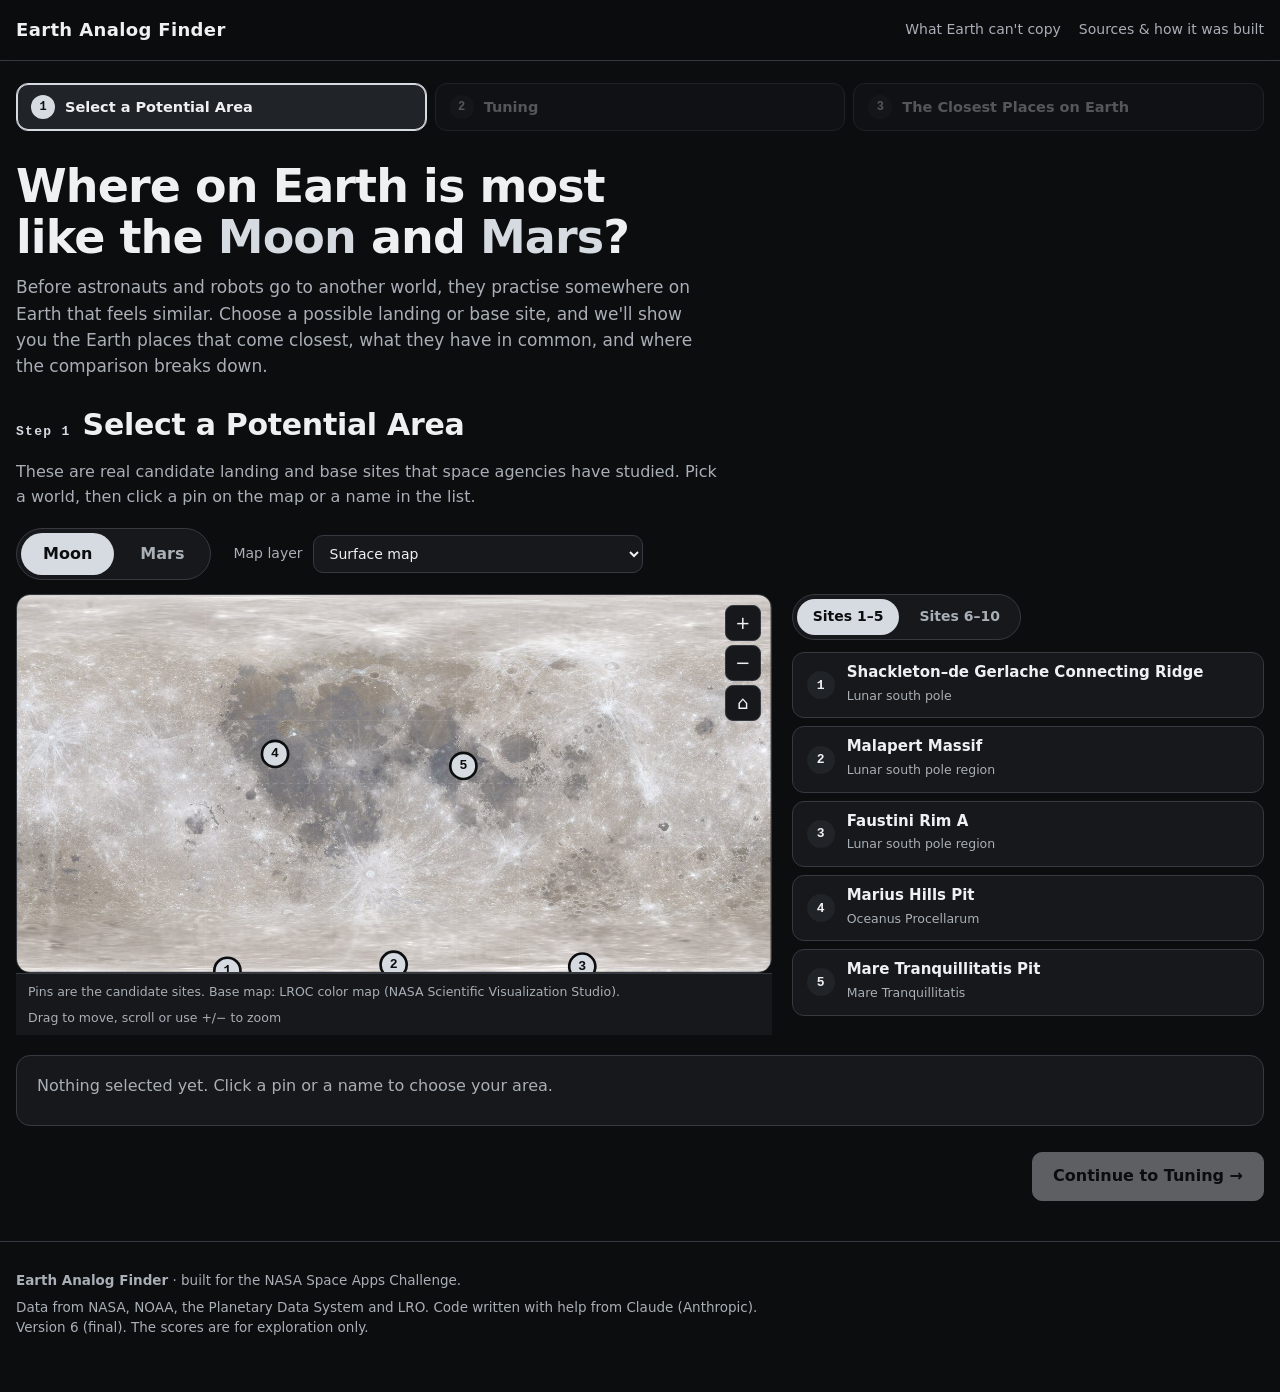
<file: Earth Analog Finder FINAL/index.html>
<!doctype html>
<html lang="en" data-body="Moon">
<head>
<meta charset="utf-8">
<meta name="viewport" content="width=device-width, initial-scale=1">
<title>Earth Analog Finder</title>
<meta name="description" content="Pick a place on the Moon or Mars and find the places on Earth that are most like it, in plain language.">
<link rel="stylesheet" href="css/style.css">
</head>
<body>

<header class="topbar">
  <div class="wrap">
    <a class="brand" href="#v=1">Earth Analog Finder</a>
    <nav class="nav" aria-label="More">
      <a href="#v=limits" data-nav="limits">What Earth can't copy</a>
      <a href="#v=sources" data-nav="sources">Sources &amp; how it was built</a>
    </nav>
  </div>
</header>

<main>
  <div class="wrap">
    <ol class="stepper" id="stepper" aria-label="Steps">
      <li><button type="button" data-step="1"><span class="n">1</span>Select a Potential Area</button></li>
      <li><button type="button" data-step="2"><span class="n">2</span>Tuning</button></li>
      <li><button type="button" data-step="3"><span class="n">3</span>The Closest Places on Earth</button></li>
    </ol>

    <!-- STEP 1 -->
    <section class="view" id="v1" aria-labelledby="h1">
      <div class="intro">
        <h1>Where on Earth is most like the <em>Moon</em> and <em>Mars</em>?</h1>
        <p>Before astronauts and robots go to another world, they practise somewhere on Earth that feels similar. Choose a possible landing or base site, and we'll show you the Earth places that come closest, what they have in common, and where the comparison breaks down.</p>
      </div>
      <div class="sec-head">
        <span class="n">Step 1</span><h2 id="h1">Select a Potential Area</h2>
        <p>These are real candidate landing and base sites that space agencies have studied. Pick a world, then click a pin on the map or a name in the list.</p>
      </div>
      <div class="toolbar">
        <div class="seg" role="group" aria-label="Choose a world">
          <button type="button" data-body="Moon" aria-pressed="true">Moon</button>
          <button type="button" data-body="Mars" aria-pressed="false">Mars</button>
        </div>
        <label class="lay"><span>Map layer</span><select id="layer1"></select></label>
      </div>
      <div class="pick">
        <div class="map-col">
          <div class="map" id="map1">
            <svg id="svg1" viewBox="0 0 720 360" role="img" aria-label="Map of the chosen world with the candidate sites marked as numbered pins">
              <rect width="720" height="360" fill="#000"></rect>
              <image id="pm-base" x="0" y="0" width="720" height="360" preserveAspectRatio="none"></image>
              <image id="pm-raster" x="0" y="0" width="720" height="360" preserveAspectRatio="none" opacity=".92" visibility="hidden"></image>
              <g id="grat1"></g>
              <g id="markers1"></g>
            </svg>
            <div class="zoom">
              <button type="button" id="zin1" aria-label="Zoom in">+</button>
              <button type="button" id="zout1" aria-label="Zoom out">&minus;</button>
              <button type="button" id="zreset1" aria-label="Reset map view" title="Reset">&#8962;</button>
            </div>
            <div class="tip" id="tip1" hidden></div>
          </div>
          <div class="legend" id="legend1"></div>
        </div>
        <div>
          <div class="pgr" id="pager" role="group" aria-label="Choose which sites to show">
            <button type="button" data-page="0" aria-pressed="true">Sites 1&ndash;5</button>
            <button type="button" data-page="1" aria-pressed="false">Sites 6&ndash;10</button>
          </div>
          <ol class="tlist" id="tlist"></ol>
        </div>
      </div>
      <div class="picked" id="picked" aria-live="polite"></div>
      <div class="nav-row"><span></span><button type="button" class="btn go" id="next1" disabled>Continue to Tuning &rarr;</button></div>
    </section>

    <!-- STEP 2 -->
    <section class="view" id="v2" hidden aria-labelledby="h2">
      <div class="sec-head">
        <span class="n">Step 2</span><h2 id="h2">Tuning</h2>
        <p>Every match is a blend of 11 features. Each target already counts its own signature features three times as much. Move a slider to tell us what <em>you</em> care about. This step is optional: you can go straight to the results.</p>
      </div>
      <p class="chosen" id="chosen2"></p>
      <div class="sl" id="sliders"></div>
      <div class="filt" id="filt">
        <label for="stfilter"><b>Filter: Antarctic research stations</b><small>Whether an Earth area has a research station in it is not part of the match (every target would score the same, which pushed results toward Antarctic stations). Use this filter if you want to limit the list. It uses the COMNAP list of open Antarctic and sub-Antarctic stations; stations elsewhere in the world are not counted because we found no equally reliable global list.</small></label>
        <select id="stfilter"><option value="any">Show all areas</option><option value="with">Only areas with an Antarctic station</option><option value="without">Only areas without an Antarctic station</option></select>
      </div>
      <div class="nav-row">
        <button type="button" class="btn" id="back2">&larr; Back</button>
        <span class="row-r"><button type="button" class="btn" id="reset-w">Reset sliders</button><button type="button" class="btn go" id="next2">See the closest places &rarr;</button></span>
      </div>
    </section>

    <!-- STEP 3 -->
    <section class="view" id="v3" hidden aria-labelledby="h3">
            <div class="res">
        <div class="map-col">
          <div class="sec-head">
        <span class="n">Step 3</span><h2 id="h3">The Closest Places on Earth</h2>
        <p>All 806 land areas of Earth (5&deg; &times; 5&deg; cells) and 16 small named sites (1&deg; &times; 1&deg; boxes, marked &ldquo;small site&rdquo;) are scored on the same 11 features as your target and ranked together by similarity. Their box scores are corrected with a correction measured on 36 sample cells (see Sources). The map and list show up to the 35 most similar (fewer if a filter leaves fewer areas); the numbered dots are the top five. Click a dot or a name to see why. Every Earth score is computed from a named dataset, see <a href="#v=sources">Sources &amp; how it was built</a>.</p>
      </div>
          <div class="target-panel" id="tpanel" aria-live="polite"></div>
          <p class="stab" id="stab" aria-live="polite"></p>
          <div class="toolbar"><label class="lay"><span>Map layer</span><select id="layer3"></select></label></div>
          <div class="map" id="map3">
            <svg id="svg3" viewBox="0 0 720 360" role="img" aria-label="World map of Earth sites ranked by how closely they match the chosen target">
              <rect class="sea" width="720" height="360"></rect>
              <g id="grat3"></g>
              <path id="land3" class="land"></path>
              <path id="lake3" class="lake"></path>
              <image id="em-raster" x="0" y="0" width="720" height="360" preserveAspectRatio="none" opacity=".92" visibility="hidden"></image>
              <g id="markers3"></g>
            </svg>
            <div class="zoom">
              <button type="button" id="zin3" aria-label="Zoom in">+</button>
              <button type="button" id="zout3" aria-label="Zoom out">&minus;</button>
              <button type="button" id="zreset3" aria-label="Reset map view" title="Reset">&#8962;</button>
            </div>
            <div class="tip" id="tip3" hidden></div>
          </div>
          <div class="legend" id="legend3"></div>
          <section class="facts" id="facts" aria-live="polite" aria-label="Facts and satellite image for the selected area"></section>
          <div class="detail" id="detail" aria-live="polite"></div>
        </div>
        <div class="rank-col">
          <h3 id="rank-h">The 35 most similar Earth areas</h3>
          <ol class="rank" id="rank" aria-labelledby="rank-h"></ol>
          <button type="button" class="more" id="more">Show all sites</button>
        </div>
      </div>
      <div class="nav-row">
        <button type="button" class="btn" id="back3">&larr; Back to Tuning</button>
        <span class="row-r"><a class="btn" href="#v=limits">What Earth can't copy</a><button type="button" class="btn go" id="again">Start over</button></span>
      </div>
    </section>

    <!-- LIMITS -->
    <section class="view" id="vlimits" hidden aria-labelledby="l-h">
      <div class="sec-head">
        <span class="n">HONESTY CHECK</span><h2 id="l-h">What Earth can't copy</h2>
        <p>No place on Earth is a perfect stand-in. A good analog is close on some things and far on others. These differences apply to every site.</p>
      </div>
      <div class="cards">
        <div class="card"><h3>Gravity</h3><p>The Moon pulls with about one-sixth of Earth's gravity, and Mars with about 38%. Walking, digging and driving all behave differently there.</p></div>
        <div class="card"><h3>Air</h3><p>The Moon has almost no atmosphere, and Mars's air is extremely thin, far below even the top of Mount Everest. Earth sites can't reproduce a vacuum or Mars's air pressure.</p></div>
        <div class="card"><h3>Radiation</h3><p>Earth's magnetic field and thick air shield us from most space radiation. Nowhere on Earth's surface gives you the radiation that crews will face on the Moon or Mars.</p></div>
        <div class="card"><h3>Dust &amp; rock</h3><p>Earth's wind and water wear dust smooth. Moon dust is sharp and clingy, and Earth ash or sand can only imitate it.</p></div>
        <div class="card"><h3>Life</h3><p>Earth sites are full of microbes. That is great for practising how to search for signs of life, but it means Earth can't show us what a truly sterile surface is like.</p></div>
      </div>
      <div class="nav-row"><a class="btn" href="#v=1">&larr; Back to the steps</a><span></span></div>
    </section>

    <!-- SOURCES -->
    <section class="view" id="vsources" hidden aria-labelledby="s-h">
      <div class="sec-head">
        <span class="n">TRANSPARENCY</span><h2 id="s-h">Sources &amp; how it was built</h2>
        <p>Everything the scores are made from, how each one is calculated, how the site was put together, and what it cannot tell you.</p>
      </div>

      <div class="glance" aria-label="The project at a glance">
        <div><strong>822</strong><span>Earth areas ranked: 806 land cells (5&deg; &times; 5&deg;) and 16 small named sites (1&deg; &times; 1&deg;)</span></div>
        <div><strong>11</strong><span>features compared for every target and every Earth area</span></div>
        <div><strong>0</strong><span>Earth scores typed in by hand; all 11 are computed from named datasets</span></div>
        <div><strong>1,000</strong><span>seeded re-rankings behind each stability line</span></div>
      </div>

      <p class="note"><b>Please read:</b> the scores on this site are a draft for exploring, not for engineering decisions. Every Earth score is computed from a named dataset, but seven of the eleven are proxies (counts of mapped volcanoes and craters, remoteness, and a sample of a rock map), so they are definite numbers, not ground truth. The Moon and Mars scores are the team&rsquo;s own estimates, except the cold values: Mars cold was checked against the Mars Climate Database for every Mars target, Moon cold uses published LRO Diviner results, and one value (Lacus Mortis, 25) is still an unverified estimate.</p>

      <nav class="jump" aria-label="Sections on this page">
        <button type="button" data-jump="src-data">1 &middot; Data sources</button>
        <button type="button" data-jump="src-scores">2 &middot; How the Earth scores work</button>
        <button type="button" data-jump="src-built">3 &middot; How it was built</button>
        <button type="button" data-jump="src-versions">4 &middot; Version history</button>
        <button type="button" data-jump="src-limits">5 &middot; Known limits</button>
      </nav>

      <!-- 1 DATA SOURCES -->
      <section class="blk" id="src-data" aria-labelledby="sd-h">
        <h3 id="sd-h"><span class="bn">1</span>Data sources</h3>
        <p class="lead">Each card names the dataset, who publishes it, and the one thing we use it for. Colour tags show the kind of publisher.</p>

        <h4 class="grp">Earth: what the 822 areas are scored from</h4>
        <div class="srcgrid">
          <div class="src"><span class="tag t-nasa">NASA</span><a href="https://power.larc.nasa.gov" target="_blank" rel="noopener">NASA POWER</a><p>MERRA-2 climatology, 2001 to 2025: yearly air temperature, rainfall and snow depth. Feeds the cold, dryness and ice scores, and the facts panel.</p></div>
          <div class="src"><span class="tag t-nasa">NASA</span><a href="https://ares.jsc.nasa.gov/engagement/activities/resources/crater-comparisons/earth-impact-database.pdf" target="_blank" rel="noopener">Earth Impact Database table (NASA JSC ARES)</a><p>182 confirmed impact structures with latitude, longitude and diameter. Feeds impact geology. We read it on 15 Nov 2026 and corrected one longitude that looks like a typo (Ames, Oklahoma, printed as 98.2&deg;E, used as 98.2&deg;W). The table is undated (its address suggests May 2018), so recent finds are missing.</p></div>
          <div class="src"><span class="tag t-noaa">NOAA</span><a href="https://www.ngdc.noaa.gov/mgg/global/" target="_blank" rel="noopener">ETOPO1 global relief</a><p>Heights at 9 points per area (rugged ground), the 40 km elevation line, average height and slope. Reached through <a href="https://www.opentopodata.org" target="_blank" rel="noopener">OpenTopoData</a>, which only serves NOAA&rsquo;s ice-surface file. We checked 60 points against NOAA&rsquo;s own elevation service: median difference 3&nbsp;m, mean 9.7&nbsp;m, largest 71&nbsp;m (interpolation), which does not change any score.</p></div>
          <div class="src"><span class="tag t-noaa">NOAA</span><a href="https://www.ngdc.noaa.gov/hazel/view/hazards/volcano/loc-search" target="_blank" rel="noopener">NCEI Volcano Location Database</a><p>A US government service that republishes the <a href="https://volcano.si.edu/" target="_blank" rel="noopener">Smithsonian Global Volcanism Program</a> list. The only volcano source: it feeds volcanic basalt, lava-tube terrain and the volcano fact.</p></div>
          <div class="src"><span class="tag t-sci">Science</span><a href="https://github.com/PolarGeospatialCenter/comnap-antarctic-facilities" target="_blank" rel="noopener">COMNAP Antarctic Facilities</a><p>Council of Managers of National Antarctic Programs, hosted by the Polar Geospatial Center. The 75 stations marked &ldquo;Open&rdquo;. Used only for the Step 2 filter; covers Antarctica and the sub-Antarctic only. Cite as &ldquo;COMNAP 2017&rdquo;; free for educational, non-commercial use.</p></div>
          <div class="src"><span class="tag t-sci">Science</span><a href="https://macrostrat.org" target="_blank" rel="noopener">Macrostrat</a><p>University of Wisconsin&ndash;Madison, National Science Foundation funded, compiled from national geological surveys including the USGS. Rock types at 9 points per area: feeds dust, salts and minerals, and highland rock.</p></div>
          <div class="src"><span class="tag t-open">Open data</span><a href="https://www.naturalearthdata.com" target="_blank" rel="noopener">Natural Earth</a><p>Public-domain, cartographer-made data: towns of 20,000 or more (remoteness), playas (salts and minerals) and region names.</p></div>
        </div>
        <p class="why-kept"><b>Why Macrostrat and Natural Earth are still here:</b> neither is a government or space-agency source, but we could not reach a government alternative without a login, so we kept them and say so. Wikidata, used in versions 3.2 to 5.1, is no longer used anywhere. Earth data was gathered on 14 Nov 2026 (806 cells) and 15 Nov 2026 (16 small sites).</p>

        <h4 class="grp">Moon and Mars: targets, temperatures and elevation lines</h4>
        <div class="srcgrid">
          <div class="src"><span class="tag t-nasa">NASA</span><a href="https://svs.gsfc.nasa.gov/5013" target="_blank" rel="noopener">Artemis III candidate regions</a><p>NASA&rsquo;s 13 candidate landing regions (Nobile Rim, Amundsen Rim and de Gerlache Rim were added from this list in v4).</p></div>
          <div class="src"><span class="tag t-esa">ESA</span><a href="https://exploration.esa.int/mars/54724-oxia-planum/" target="_blank" rel="noopener">Oxia Planum</a> and <a href="https://exploration.esa.int/mars/54721-mawrth-vallis" target="_blank" rel="noopener">Mawrth Vallis</a><p>ESA&rsquo;s Mars landing-site pages. Gusev crater is NASA&rsquo;s Spirit rover site.</p></div>
          <div class="src"><span class="tag t-usgs">USGS</span><a href="https://planetarynames.wr.usgs.gov" target="_blank" rel="noopener">Gazetteer of Planetary Nomenclature</a><p>Crater positions for the Moon and Mars targets.</p></div>
          <div class="src"><span class="tag t-nasa">NASA</span><a href="https://trek.nasa.gov/moon/" target="_blank" rel="noopener">Moon Trek</a> and <a href="https://trek.nasa.gov/mars/" target="_blank" rel="noopener">Mars Trek</a><p>Measured elevation lines (LRO LOLA, MGS MOLA) and the live map layers: LOLA elevation, slope and roughness, Diviner night-time temperature and rock abundance, MOLA elevation, TES thermal inertia and albedo.</p></div>
          <div class="src"><span class="tag t-nasa">NASA</span><a href="https://pds.nasa.gov" target="_blank" rel="noopener">Planetary Data System</a> &middot; <a href="https://pds-geosciences.wustl.edu/missions/lro/" target="_blank" rel="noopener">LRO data</a> &middot; <a href="https://pds-geosciences.wustl.edu/missions/lro/diviner.htm" target="_blank" rel="noopener">Diviner</a><p>The archives behind the lunar data. We use published Diviner results to say how cold the poles are and how steady pit floors stay (not yet computed from the raw Diviner files).</p></div>
          <div class="src"><span class="tag t-sci">Science</span><a href="https://www-mars.lmd.jussieu.fr/mcd_python/" target="_blank" rel="noopener">Mars Climate Database</a><p>LMD, Open University, IAA, ESA and CNES. Used in v4 to check the cold score of every Mars target.</p></div>
        </div>

        <h4 class="grp">Maps and images</h4>
        <div class="srcgrid">
          <div class="src"><span class="tag t-nasa">NASA</span><a href="https://svs.gsfc.nasa.gov/4720/" target="_blank" rel="noopener">Moon map: LROC color map</a><p>NASA Scientific Visualization Studio, adapted from the LROC WAC mosaic (Arizona State University). Made for looks, not science.</p></div>
          <div class="src"><span class="tag t-nasa">NASA</span><a href="https://science.nasa.gov/asset/hubble/mars-projection-map/" target="_blank" rel="noopener">Mars map: Hubble projection</a><p>NASA, ESA, J. Bell (Cornell University) and M. Wolff (Space Science Institute). It stops at about 82&deg; latitude, so the polar edges are filled in.</p></div>
          <div class="src"><span class="tag t-nasa">NASA</span><a href="https://visibleearth.nasa.gov/collection/1484/blue-marble" target="_blank" rel="noopener">Blue Marble Next Generation</a><p>2004 monthly composites, fetched live from NASA GIBS for the satellite image of each Earth area.</p></div>
          <div class="src"><span class="tag t-nasa">NASA</span><a href="https://worldview.earthdata.nasa.gov/" target="_blank" rel="noopener">Worldview / GIBS</a> &middot; <a href="https://search.earthdata.nasa.gov" target="_blank" rel="noopener">Earthdata Search</a><p>Live Earth layers: MODIS land surface temperature, snow cover and vegetation, ASTER GDEM elevation, Blue Marble shaded relief. They load from NASA when you open a layer, so they need an internet connection.</p></div>
          <div class="src"><span class="tag t-other">Other</span><a href="https://www.vemaps.com" target="_blank" rel="noopener">Vemaps world map</a><p>The Earth coastlines were traced from it. See the limits section about its licence.</p></div>
        </div>
        <p class="why-kept">None of these maps or images is used for any score.</p>

        <h4 class="grp">The 16 small named sites</h4>
        <p>Each small site shows its own reference in Step 3: NASA, ESA, USGS, the US National Park Service, a NASA-funded expedition or a scientific paper. Two come from museum or news pages and are marked as such. We picked them from pages that name them as analog or training sites; three we could not source (a Utah desert site, Teide and Pinacate) were left out.</p>

        <h4 class="grp">Background references we consulted</h4>
        <p>Not used to compute any current score: <a href="https://www.lroc.asu.edu/atlases/pits/1" target="_blank" rel="noopener">LROC Pits Atlas</a>, the <a href="https://astrogeology.usgs.gov/search/map/mars_global_cave_candidate_catalog_v1_cushing" target="_blank" rel="noopener">USGS Mars cave candidate catalog</a>, <a href="https://crism.jhuapl.edu/" target="_blank" rel="noopener">CRISM</a>, the <a href="https://figshare.com/articles/dataset/Global_Aridity_Index_and_Potential_Evapotranspiration_ET0_Climate_Database_v2/7504448/3" target="_blank" rel="noopener">Global Aridity Index</a>, the original <a href="http://www.passc.net/EarthImpactDatabase/" target="_blank" rel="noopener">Earth Impact Database</a> site and <a href="https://www.nasa.gov/analog-missions/" target="_blank" rel="noopener">NASA analog missions</a>.</p>
      </section>

      <!-- 2 SCORES -->
      <section class="blk" id="src-scores" aria-labelledby="ss-h">
        <h3 id="ss-h"><span class="bn">2</span>How the Earth scores work</h3>
        <p class="lead">Every score runs from 0 to 100. Four are read straight from a measured grid; seven are proxies that count things a dataset happens to list. The formulas are written in the header of <code>tools/build-v32.js</code>.</p>
        <div class="tblwrap">
          <table class="ftbl">
            <thead><tr><th>Feature</th><th>How the 0&ndash;100 score is made</th><th>Source</th><th>Kind</th></tr></thead>
            <tbody>
              <tr><th>Extreme cold</th><td>100 at &minus;50&nbsp;&deg;C yearly average or colder, 0 at +25&nbsp;&deg;C.</td><td>NASA POWER</td><td><span class="kind g">grid</span></td></tr>
              <tr><th>Dryness</th><td>Log scale on rain: 100 at 0.03&nbsp;mm a day or less, 0 at 6&nbsp;mm or more.</td><td>NASA POWER</td><td><span class="kind g">grid</span></td></tr>
              <tr><th>Rugged ground</th><td>Spread of 9 heights: 0 for flat ground, 100 for 800&nbsp;m or more.</td><td>NOAA ETOPO1</td><td><span class="kind g">grid</span></td></tr>
              <tr><th>Ice and frozen water</th><td>The larger of surface ice (ice sheet, or snow depth up to 50&nbsp;cm) and ground ice. Permafrost is <i>inferred</i> from yearly air temperature: 0 at &minus;1&nbsp;&deg;C, 100 at &minus;8&nbsp;&deg;C.</td><td>NASA POWER</td><td><span class="kind g">grid</span></td></tr>
              <tr><th>Volcanic basalt rock</th><td>Log-scale count of volcanoes; basaltic types count 1, others 0.25.</td><td>NOAA NCEI</td><td><span class="kind p">proxy</span></td></tr>
              <tr><th>Crater-impact geology</th><td>Log-scale sum of crater diameters in the area.</td><td>NASA Earth Impact Database</td><td><span class="kind p">proxy</span></td></tr>
              <tr><th>Lava-tube terrain</th><td>Log-scale count of basaltic volcanoes (half weight). Since v5.2 this is only a proxy: no reliable global lava-tube list exists.</td><td>NOAA NCEI</td><td><span class="kind p">proxy</span></td></tr>
              <tr><th>Fine, abrasive dust</th><td>Share of 9 sample points on young loose surface units, scaled by dryness.</td><td>Macrostrat, NASA POWER</td><td><span class="kind p">proxy</span></td></tr>
              <tr><th>Remoteness</th><td>Mean distance from 9 points to a town of 20,000 or more, log scale: 0 at 30&nbsp;km, 100 at 1,500&nbsp;km.</td><td>Natural Earth</td><td><span class="kind p">proxy</span></td></tr>
              <tr><th>Salts and minerals</th><td>Share of points on carbonate, clay, mudstone, evaporite, gypsum or salt rock, plus playas.</td><td>Macrostrat, Natural Earth</td><td><span class="kind p">proxy</span></td></tr>
              <tr><th>Pale highland rock</th><td>Share of points on anorthosite, gabbro, norite or troctolite.</td><td>Macrostrat</td><td><span class="kind p">proxy</span></td></tr>
            </tbody>
          </table>
        </div>

        <h4 class="grp">From scores to a ranking</h4>
        <ul class="tidy">
          <li><b>Matching.</b> For each feature we measure how close the target&rsquo;s and the area&rsquo;s scores are, then blend them into one similarity from 0 to 100. A target&rsquo;s signature features count three times as much, and your sliders change the weights too (<code>js/match.js</code>). Bands: Loose 0&ndash;33, Partial 34&ndash;66, Close 67&ndash;100. It is not a probability and not calibrated: a random pairing scores around 40 to 50.</li>
          <li><b>Stability line.</b> The page re-ranks 1,000 times with seeded random nudges (weights &times;0.5 to 1.5, target scores &plusmn;5, Earth scores &plusmn;3 for cold, dryness and relief and &plusmn;5 for the rest, all kept between 0 and 100) and shows how often each top area stays first or in the top five. Each percentage has a sampling error of about &plusmn;3 points. The nudge sizes and the bands (Stable at 70% or more, Fairly stable at 40% or more) are our choices. The seed makes the result repeatable.</li>
          <li><b>Like-for-like elevation.</b> The Earth line is 40&nbsp;km long with a point every 4&nbsp;km; Moon and Mars lines run 1 to 330&nbsp;km and are finer. The page puts both on a 4&nbsp;km spacing and the same window (long lines are cut into 40&nbsp;km windows and the median is used) before comparing height range and slope. Lines under 8&nbsp;km are too short to compare.</li>
          <li><b>The 16 small sites</b> use the same formulas on a 1&deg; box. The 9 sample points are about 37&nbsp;km apart, the NASA POWER value is the roughly 50&nbsp;km climate cell at the centre, and the height line has a point every 2&nbsp;km (<code>tools/build-v5.js</code>). A measured correction (v5.1) adjusts the six features where it could be fitted.</li>
        </ul>
      </section>

      <!-- 3 HOW IT WAS BUILT -->
      <section class="blk" id="src-built" aria-labelledby="sb-h">
        <h3 id="sb-h"><span class="bn">3</span>How it was built</h3>
        <p class="lead">From the question to the finished page, in the order we did it.</p>
        <ol class="flow">
          <li><div><b>The idea and the Moon and Mars lists are ours.</b><p>Our team chose the question and the 14 original Moon and Mars targets, then added six from NASA and ESA lists in v4. Each target is described with 11 scores from 0 to 100 (a twelfth, crew facilities, was removed in v5 because every target scored 100 on it).</p></div></li>
          <li><div><b>Cut the Earth into candidate areas.</b><p>A regular 5&deg; grid (about 550 km a cell) was laid over the land outlines and cells whose centre falls on land were kept: 806 cells (<code>tools/make-grid.js</code>). Nothing is pre-selected. Earlier versions picked 35 cells because they matched the targets and then ranked them against the same targets, which was circular; that step is gone. Area names come from the region and coordinates, and a name is shown only if it is specific.</p></div></li>
          <li><div><b>Gather the Earth data.</b><p>Climate, heights, volcanoes, craters, stations, rock types and towns were collected for every cell and for the 16 small sites from the sources above, through a browser because the build environment had no direct internet access. The raw numbers are kept in <code>tools/</code> so every score can be traced. A correction for the small sites was measured on 36 random cells (v5.1).</p></div></li>
          <li><div><b>Compute the scores and write one data file.</b><p><code>tools/build-data.js</code> packed the Moon and Mars lists and base maps into <code>data/data.js</code>; <code>tools/build-v32.js</code> adds the Earth areas and their scores; later scripts (<code>build-v5.js</code>, <code>build-v51.js</code>, <code>build-v52.js</code>) add the small sites, the correction and the NASA and COMNAP data.</p></div></li>
          <li><div><b>Match and rank in your browser.</b><p>The whole list is ranked live when you press &ldquo;See the closest places&rdquo;. The page shows the top 35 (fewer if the station filter leaves fewer).</p></div></li>
          <li><div><b>Draw the maps.</b><p>All three maps use the same flat layout: x&nbsp;=&nbsp;(longitude&nbsp;+&nbsp;180)&nbsp;&times;&nbsp;2 and y&nbsp;=&nbsp;(90&nbsp;&minus;&nbsp;latitude)&nbsp;&times;&nbsp;2 on a 720&nbsp;&times;&nbsp;360 grid, so pins and layers line up. The Moon and Mars maps are resized JPEG copies of the NASA images in <code>assets/</code>. The Earth map is land and sea outlines traced into polygons (in <code>data/data.js</code>) and drawn as SVG with grid lines every 30&deg;; it is for locating things, not measuring coastlines. Pins, zoom and colours are our own code (<code>js/map.js</code>, <code>js/app.js</code>), with no map library. The layer menus colour pins by a feature or add full-map NASA layers; we left out layers that were too noisy or incomplete (THEMIS infrared and the Diviner maximum and minimum maps). The layer list is in <code>tools/set-layers.js</code>.</p></div></li>
          <li><div><b>Build the page.</b><p>Plain HTML, CSS and JavaScript with no libraries. Everything is static and can be hosted anywhere. The Moon is themed black and grey, Mars red.</p></div></li>
          <li><div><b>Test it.</b><p>A headless browser (Playwright) steps through all 20 targets checking for script errors, and runs the three steps at desktop, tablet and phone widths checking for sideways scrolling and clipped text. We review the screenshots.</p></div></li>
          <li><div><b>AI help.</b><p>Claude, an AI assistant made by Anthropic, wrote the code from our design. The concept, the data choices and the review are ours.</p></div></li>
        </ol>
        <p class="why-kept"><b>What it needed:</b> the NASA, NOAA and other datasets named above, an internet connection for the live NASA layers, Node.js to prepare the data, Playwright to test, and Claude to write the code. <code>README.md</code> lists every file in <code>tools/</code> and how to run them.</p>
      </section>

      <!-- 4 VERSIONS -->
      <section class="blk" id="src-versions" aria-labelledby="sv-h">
        <h3 id="sv-h"><span class="bn">4</span>Version history</h3>
        <p class="lead">Newest first. Open an entry for details.</p>
        <div class="vers">
          <details open><summary><span class="vn">6</span>Final version: this page reorganised</summary><p>The Sources &amp; how it was built page was rewritten into five sections with source cards, a table of the 11 Earth scores, a step-by-step build flow, this history and grouped limits. No score, ranking or data changed.</p></details>
          <details><summary><span class="vn">5.4.1</span>Layout: titles and list</summary><p>The description under each step title now sits below the title. In Step 3 the list of most similar areas starts at the top, next to the target description, instead of below it.</p></details>
          <details><summary><span class="vn">5.4</span>Layout: Step 3 space</summary><p>The big similarity score sits beside the area name, the facts panel is a 3 &times; 3 grid, the like-for-like table fills its card, and the page is wider (1320 px instead of 1200 px). No score changed.</p></details>
          <details><summary><span class="vn">5.3</span>Bug fixes</summary><p>(1) Turning on the Antarctic-station filter (18 areas) crashed Step 3 because the code assumed 35 areas; the map, list and headings now adapt. (2) On phone-sized screens the &ldquo;Map layer&rdquo; menu made the page scroll sideways; it now wraps. No score changed.</p></details>
          <details><summary><span class="vn">5.2</span>Wikidata removed</summary><p>Craters now come from NASA&rsquo;s Earth Impact Database table, stations from COMNAP (Antarctic only), and the lava-tube term was dropped from the caves score (<code>tools/build-v52.js</code>, data in <code>tools/eid_nasa_ares.csv.txt</code> and <code>tools/comnap_facilities.csv.txt</code>). Effects: 119 areas now have impact craters (the NASA table has 182 structures worldwide, against a crowd-sourced count of 179 craters before); the station filter matches 18 Antarctic areas (before, 125 areas worldwide from a crowd-sourced list); a few areas lost a lava-tube bonus. The v5.1 correction did not use these three scores, so it is unchanged.</p></details>
          <details><summary><span class="vn">5.1</span>Measured correction for small sites</summary><p>The v5 guess that small boxes score more extremely was tested and <b>not</b> supported. 36 random cells (<code>tools/sample_cells.json</code>) were re-scored as 1&deg; boxes (<code>tools/sample_boxes_raw.json</code>, gathered 15 Nov 2026) and a line, cell score = a + b &times; box score, was fitted per feature (<code>tools/calibrate-v51.js</code>). A fit is used only if r&sup2; is at least 0.25 and the slope is between 0 and 1.5 (<code>tools/build-v51.js</code>); the uncalibrated box scores stay on each small site&rsquo;s card. The sample is small (36 boxes, 6 in Antarctica), so each fit has real uncertainty.</p></details>
          <details><summary><span class="vn">5</span>Small sites, station filter, NASA-only facts</summary><p>(1) Crew facilities stopped being a match feature and became a Step 2 filter. (2) 16 small named sites were added, with a &ldquo;small site&rdquo; tag. (3) Step 3 facts now come only from NASA POWER, NOAA ETOPO1 and NOAA NCEI. (4) A site shows its name only if it has a specific one. (5) Step 1 shows 5 sites at a time. (6) A section on how the maps were made.</p></details>
          <details><summary><span class="vn">4.1</span>Fixes after a reviewer&rsquo;s comments</summary><p>Stability uses 1,000 runs (200 before) and keeps the noise within 0&ndash;100; the 14 original targets carry a &ldquo;why it is on the list&rdquo; and score-basis note; the stability panel warns when most of the top 10 are neighbouring polar cells.</p></details>
          <details><summary><span class="vn">4</span>Six new areas and a facts panel</summary><p>Three Moon and three Mars areas were added from the official NASA and ESA lists (estimated scores, except Mars cold from the Mars Climate Database). Step 3 gained a facts panel and a satellite image for the selected Earth area.</p></details>
          <details><summary><span class="vn">3.2</span>Every Earth area is a candidate</summary><p>All 806 cells are scored on all features from named datasets and ranked live; added the stability line and the like-for-like elevation comparison.</p></details>
          <details><summary><span class="vn">2.3</span>Map layers</summary><p>Layer menus colour each pin by a feature score or a measured value and offer full-map NASA layers.</p></details>
          <details><summary><span class="vn">2.2</span>Pre-chosen Earth areas</summary><p>35 Earth areas were chosen because they matched the targets on four scores and then ranked against the same targets. This was circular and was replaced in 3.2.</p></details>
        </div>
      </section>

      <!-- 5 LIMITS -->
      <section class="blk" id="src-limits" aria-labelledby="sl-h">
        <h3 id="sl-h"><span class="bn">5</span>Known limits and next steps</h3>
        <div class="limgrid">
          <div class="limcard"><h4>Earth areas</h4><ul>
            <li>Most areas are whole 5&deg; cells, about 550 km across, so islands, craters and lava tubes are mostly not captured. A cell is kept by its centre point, so some coastal cells are missing and some mostly-sea cells are included. Polar cells are smaller on the ground and neighbouring ones have almost the same climate.</li>
            <li>The proxy scores depend on coverage: the crater table has only confirmed impact structures (182 worldwide, so most areas score 0), the station list covers only Antarctica, the caves score is just basaltic volcanoes, and the rock map is sampled at 9 points. Highland rock is near zero almost everywhere on Earth.</li>
            <li>Antarctic and Greenland cells have no snow measurement, so they are treated as full ice cover. Permafrost is inferred from air temperature, not observed. ETOPO1 terrain is about 2 km resolution.</li>
            <li>Satellite images show a whole 5&deg; area, not a close-up, and are loaded live from NASA.</li>
          </ul></div>
          <div class="limcard"><h4>The 16 small sites</h4><ul>
            <li>They are not a fair draw: we chose them <i>because</i> they are known analog sites. They appear in the top 35 about 0.95 times per target, against 0.7 if drawn at random from all 822. Read their position as &ldquo;a known analog that also scores well&rdquo;.</li>
            <li>Test (v5.1): cold, dryness and ice are identical in boxes and cells (r&sup2; = 1.00, because the NASA climate grid is about 50&nbsp;km either way); height variation is about 2 points lower in boxes, remoteness 4 lower, salts and minerals 9 lower. Counts of volcanoes, craters and caves are lower in boxes (a box is about 1/25 of the ground), but almost no sampled box had any, so no correction could be fitted for volcanic basalt, impact geology, caves, dust or highland rock.</li>
            <li>Their climate is the roughly 50&nbsp;km NASA cell at the centre, which can differ a lot from a summit or valley floor (Mauna Kea is a clear example). Real analog areas can be small, so a match applies to one spot, not a whole region.</li>
          </ul></div>
          <div class="limcard"><h4>Moon, Mars and layers</h4><ul>
            <li>Moon and Mars scores other than cold are hand-assigned estimates. Moon cold and ice come from published Diviner results, not yet computed from the raw files. The Lacus Mortis cold value (25) could not be verified. Mars cold is saturated: every Mars target colder than &minus;50&nbsp;&deg;C yearly mean scores 100.</li>
            <li>The six v4 areas have no elevation line yet. Leibnitz Beta Plateau, also on NASA&rsquo;s list, was left out because we could not find coordinates for it. Pit sites have lines under 8&nbsp;km, too short for the like-for-like comparison.</li>
            <li>Layers: the Mars thermal-inertia and brightness maps are lower detail on NASA Trek. Mars has no true global temperature map, so that layer is thermal inertia, not temperature. The Moon Diviner layer is night-time only, covers 60&deg;S to 60&deg;N and is streaky where coverage is thin. Earth temperature is one month (July 2025) and snow is January 2025, so they are examples, not yearly averages. Layers load from NASA and may change or go offline.</li>
          </ul></div>
          <div class="limcard"><h4>Before this is shared further</h4><ul>
            <li>The world coastlines were traced from a Vemaps map; we have not confirmed that its licence allows reuse. Replacing them with Natural Earth coastlines would settle it.</li>
            <li>Next steps we would take: compute Moon temperatures directly from Diviner files, find a global list of research stations and lava tubes of equal quality, and add more small sites that can be sourced to NASA, ESA or USGS pages.</li>
          </ul></div>
        </div>
      </section>

      <div class="nav-row"><a class="btn" href="#v=1">&larr; Back to the steps</a><span></span></div>
    </section>
  </div>
</main>

<footer>
  <div class="wrap">
    <p><b>Earth Analog Finder</b> &middot; built for the NASA Space Apps Challenge.</p>
    <p>Data from NASA, NOAA, the Planetary Data System and LRO. Code written with help from Claude (Anthropic). Version 6 (final). The scores are for exploration only.</p>
  </div>
</footer>

<script src="data/data.js"></script>
<script src="js/match.js"></script>
<script src="js/map.js"></script>
<script src="js/app.js"></script>
</body>
</html>
</file>
<file: Earth Analog Finder FINAL/css/style.css>
/* Earth Analog Finder: styles written for this site.
   Palette: deep night sky, a warm "Mars" orange for the space target, a cool teal for Earth, green for the best match. */
:root {
  /* Moon theme (default): black and grey, silver accent */
  --bg: #0c0d0f; --surface: #16181b; --surface-2: #202327; --rule: #363a40;
  --ink: #eef0f2; --muted: #a9afb7;
  --accent: #d6dbe1; --on-accent: #0c0d0f;
  --ramp-lo: #3a3e44; --ramp-hi: #f4f6f8;
  --sea: #0a0b0d; --land: #2b2e33; --coast: #51565e;
  --radius: 14px;
  --font: system-ui, -apple-system, "Segoe UI", Roboto, "Helvetica Neue", Arial, sans-serif;
  --mono: ui-monospace, "SF Mono", Menlo, Consolas, monospace;
}
/* Mars theme: dark rust, red accent */
html[data-body="Mars"] {
  --bg: #170a08; --surface: #231210; --surface-2: #321a16; --rule: #4f2c25;
  --ink: #f8ece7; --muted: #c9aca2;
  --accent: #ff6a4d; --on-accent: #1a0a07;
  --ramp-lo: #4b2a24; --ramp-hi: #ff7a5c;
  --sea: #1b0d0a; --land: #3b211b; --coast: #6e4136;
}
/* one accent colour per world: the space target, the Earth site and the best matches all use it */
:root { --target: var(--accent); --earth: var(--ink); --go: var(--accent); }
[hidden] { display: none !important; }
*, *::before, *::after { box-sizing: border-box; }
html { scroll-behavior: smooth; scroll-padding-top: 76px; }
body { margin: 0; background: var(--bg); color: var(--ink); font: 16px/1.55 var(--font); -webkit-font-smoothing: antialiased; }
a { color: var(--accent); }
a:hover { color: #fff; }
button { font: inherit; color: inherit; }
:focus-visible { outline: 3px solid #fff; outline-offset: 2px; border-radius: 4px; }
.wrap { width: min(1320px, 100% - 32px); margin-inline: auto; }
.sr { position: absolute; width: 1px; height: 1px; overflow: hidden; clip: rect(0 0 0 0); white-space: nowrap; }

/* top bar */
.topbar { position: sticky; top: 0; z-index: 20; background: color-mix(in srgb, var(--bg) 92%, transparent); backdrop-filter: blur(8px); border-bottom: 1px solid var(--rule); }
.topbar .wrap { display: flex; align-items: center; justify-content: space-between; gap: 16px; min-height: 60px; flex-wrap: wrap; }
.brand { font-weight: 700; letter-spacing: .02em; text-decoration: none; color: var(--ink); font-size: 18px; }
.nav { display: flex; gap: 4px 18px; flex-wrap: wrap; font-size: 14px; }
.nav a { color: var(--muted); text-decoration: none; padding: 6px 0; }
.nav a:hover { color: #fff; }

/* hero */
.hero { padding: 56px 0 28px; }
.hero h1 { margin: 0 0 14px; font-size: clamp(30px, 5.2vw, 54px); line-height: 1.08; letter-spacing: -.02em; max-width: 18ch; }
.hero h1 em { font-style: normal; color: var(--target); }
.hero p { margin: 0; max-width: 62ch; color: var(--muted); font-size: 18px; }
.steps { display: flex; gap: 10px 28px; margin: 24px 0 0; padding: 0; list-style: none; flex-wrap: wrap; font-size: 14px; color: var(--muted); counter-reset: s; }
.steps li { counter-increment: s; }
.steps li::before { content: counter(s); display: inline-grid; place-items: center; width: 22px; height: 22px; margin-right: 8px; border-radius: 50%; background: var(--surface-2); color: var(--ink); font-size: 12px; font-weight: 700; }

/* sections */
section { padding: 36px 0; }
.sec-head { display: flex; align-items: baseline; gap: 12px; margin-bottom: 18px; flex-wrap: wrap; }
.sec-head h2 { margin: 0; font-size: clamp(22px, 3vw, 30px); letter-spacing: -.01em; }
.sec-head .n { font: 600 13px var(--mono); color: var(--target); letter-spacing: .1em; }
.sec-head p { margin: 0; color: var(--muted); flex: 0 0 100%; box-sizing: border-box; padding-right: max(0px, calc(100% - 70ch)); }   /* v5.4.1: always on its own line under the title (max-width let it sit beside it) */

/* body toggle + target cards */
.seg { display: inline-flex; padding: 4px; gap: 4px; background: var(--surface); border: 1px solid var(--rule); border-radius: 999px; margin-bottom: 18px; }
.seg button { border: 0; background: transparent; padding: 9px 22px; border-radius: 999px; cursor: pointer; font-weight: 600; color: var(--muted); }
.seg button[aria-pressed="true"] { background: var(--accent); color: var(--on-accent); }
.tgrid { display: grid; grid-template-columns: repeat(auto-fill, minmax(min(100%, 250px), 1fr)); gap: 12px; }
.tcard { width: 100%; text-align: left; padding: 10px 14px; border-radius: 12px; border: 1px solid var(--rule); background: var(--surface); cursor: pointer; display: flex; gap: 12px; align-items: center; transition: border-color .15s; }
.tcard:hover { border-color: var(--accent); }
.tcard[aria-pressed="true"] { border-color: var(--target); background: var(--surface-2); box-shadow: inset 0 0 0 1px var(--target); }
.tcard b { font-size: 15px; line-height: 1.3; display: block; }
.tcard small { color: var(--muted); font-size: 12.5px; }

/* results layout */
.target-panel { display: grid; gap: 8px 28px; padding: 18px 20px; border: 1px solid var(--rule); border-radius: var(--radius); background: var(--surface); margin-bottom: 18px; }
.target-panel h3 { margin: 0; font-size: 22px; }
.target-panel .where { color: var(--target); font: 600 12px var(--mono); letter-spacing: .08em; text-transform: uppercase; }
.target-panel p { margin: 0; color: var(--muted); max-width: 80ch; }
.chips { display: flex; gap: 6px; flex-wrap: wrap; margin-top: 4px; }
.chip { font-size: 12.5px; padding: 3px 10px; border-radius: 999px; background: var(--surface-2); border: 1px solid var(--rule); }
.chip.f { border-color: var(--accent); color: var(--ink); }
.res { display: grid; gap: 22px; grid-template-columns: minmax(0, 1fr); align-items: start; }
@media (min-width: 1000px) { .res { grid-template-columns: minmax(0, 1.5fr) minmax(320px, 1fr); } .rank-col { position: sticky; top: 76px; max-height: calc(100vh - 92px); overflow-y: auto; padding-right: 6px; } }

/* map */
.map { position: relative; border: 1px solid var(--rule); border-radius: var(--radius); overflow: hidden; background: var(--sea); touch-action: none; }
.map svg { display: block; width: 100%; height: auto; cursor: grab; user-select: none; }
.map svg.drag { cursor: grabbing; }
.map .sea { fill: var(--sea); }
.map .land { fill: var(--land); stroke: var(--coast); stroke-width: .8; vector-effect: non-scaling-stroke; }
.map .lake { fill: var(--sea); stroke: var(--coast); stroke-width: .6; vector-effect: non-scaling-stroke; }
.map .grat { stroke: #fff; opacity: .07; stroke-width: 1; vector-effect: non-scaling-stroke; }
.map .grat.eq { opacity: .16; stroke-dasharray: 4 4; }
.mk { cursor: pointer; }
.mk .hit { fill: transparent; }
.mk .dot { fill: var(--muted); stroke: var(--bg); stroke-width: 2; }
.mk.top .dot { fill: var(--go); }
.mk .num { font: 700 10px var(--mono); fill: var(--on-accent); text-anchor: middle; dominant-baseline: central; pointer-events: none; }
.mk .ring { fill: none; stroke: #fff; stroke-width: 2.5; opacity: 0; }
.mk.sel .ring, .mk:focus-visible .ring { opacity: 1; }
.mk:focus { outline: none; }
.mk:hover .dot { filter: brightness(1.25); }
.zoom { position: absolute; top: 10px; right: 10px; display: flex; flex-direction: column; gap: 4px; }
.zoom button { width: 36px; height: 36px; border-radius: 8px; border: 1px solid var(--rule); background: var(--surface); cursor: pointer; font-size: 18px; line-height: 1; }
.zoom button:hover { border-color: var(--earth); }
.tip { position: absolute; pointer-events: none; z-index: 5; transform: translate(-50%, -100%); margin-top: -12px; padding: 5px 10px; border-radius: 8px; background: #fff; color: #0a111f; font-size: 12.5px; font-weight: 600; white-space: nowrap; box-shadow: 0 4px 14px rgba(0, 0, 0, .4); }
.tip[hidden] { display: none; }
.legend { display: flex; gap: 6px 18px; flex-wrap: wrap; padding: 8px 12px; border-top: 1px solid var(--rule); background: var(--surface); font-size: 12.5px; color: var(--muted); }
.legend { align-items: center; }
.legend .lgdot { display: inline-block; width: 11px; height: 11px; border-radius: 50%; vertical-align: -1px; margin-right: 6px; background: var(--accent); }

/* ranked list */
.rank-col h3 { margin: 0 0 10px; font-size: 16px; }
.rank { list-style: none; margin: 0; padding: 0; display: flex; flex-direction: column; gap: 8px; }
.rk { width: 100%; text-align: left; display: grid; grid-template-columns: 30px 1fr auto; gap: 2px 12px; align-items: center; padding: 10px 12px; border: 1px solid var(--rule); border-radius: 12px; background: var(--surface); cursor: pointer; }
.rk:hover { border-color: var(--earth); }
.rk[aria-pressed="true"] { border-color: var(--go); background: var(--surface-2); box-shadow: inset 0 0 0 1px var(--go); }
.rk .no { grid-row: span 2; font: 700 14px var(--mono); color: var(--muted); text-align: center; }
.rk.top .no { color: var(--on-accent); background: var(--go); border-radius: 50%; width: 28px; height: 28px; display: grid; place-items: center; }
.rk b { font-size: 14.5px; line-height: 1.3; }
.rk small { color: var(--muted); font-size: 12.5px; grid-column: 2; }
.rk .sc { grid-column: 3; grid-row: 1 / span 2; text-align: right; }
.rk .sc strong { display: block; font: 700 20px var(--mono); }
.rk .sc span { font-size: 11.5px; color: var(--muted); }
.more { margin-top: 10px; width: 100%; padding: 10px; border-radius: 12px; border: 1px dashed var(--rule); background: transparent; cursor: pointer; color: var(--muted); }
.more:hover { color: #fff; border-color: var(--earth); }

/* detail */
.detail { margin-top: 18px; border: 1px solid var(--rule); border-radius: var(--radius); background: var(--surface); padding: 20px; }
.detail h3 { margin: 0; font-size: 22px; }
.detail .sub { color: var(--muted); font-size: 14px; margin: 2px 0 12px; }
.dhead { display: grid; grid-template-columns: minmax(0, 1fr) minmax(150px, 200px); gap: 6px 22px; align-items: start; }   /* v5.4: score sits beside the title instead of dropping to its own row */
.big { text-align: right; }
@media (max-width: 640px) { .dhead { grid-template-columns: 1fr; } .big { text-align: left; } }
.big strong { font: 700 40px/1 var(--mono); color: var(--go); }
.big span { display: block; font-size: 13px; color: var(--muted); }
.why { display: grid; gap: 14px; grid-template-columns: repeat(auto-fit, minmax(min(100%, 260px), 1fr)); margin: 14px 0 6px; }
.why h4 { margin: 0 0 6px; font-size: 13px; letter-spacing: .08em; text-transform: uppercase; }
.why .yes h4 { color: var(--go); }
.why .no h4 { color: var(--muted); }
.why ul { margin: 0; padding-left: 18px; display: flex; flex-direction: column; gap: 4px; font-size: 14.5px; }
.why li::marker { color: var(--muted); }
.clim { font-size: 13.5px; color: var(--muted); margin: 8px 0 0; padding-top: 10px; border-top: 1px solid var(--rule); }
.clim b { color: var(--ink); }
.cmp-title { margin: 18px 0 6px; font-size: 15px; }
.key { display: flex; gap: 6px 18px; flex-wrap: wrap; font-size: 12.5px; color: var(--muted); margin-bottom: 8px; }
.key .d, .key .c { display: inline-block; width: 11px; height: 11px; margin-right: 6px; vertical-align: -1px; }
.key .d { background: var(--target); transform: rotate(45deg) scale(.85); }
.key .c { background: var(--ink); border-radius: 50%; }
.cmp { display: flex; flex-direction: column; }
.row { display: grid; grid-template-columns: minmax(140px, 250px) minmax(0, 1fr) 82px; gap: 4px 14px; align-items: center; padding: 8px 0; border-top: 1px solid var(--rule); }
.row:first-child { border-top: 0; }
.row .nm { font-size: 14px; line-height: 1.3; }
.row .nm small { display: block; color: var(--muted); font-size: 11.5px; }
.row .tr { position: relative; height: 24px; }
.row .tr::before { content: ""; position: absolute; left: 0; right: 0; top: 11px; height: 2px; background: var(--rule); border-radius: 2px; }
.row .gapbar { position: absolute; top: 9px; height: 6px; border-radius: 3px; background: rgba(255, 255, 255, .22); }
.row .pt { position: absolute; top: 4px; width: 16px; height: 16px; margin-left: -8px; }
.row .pt.t { background: var(--target); transform: rotate(45deg) scale(.78); z-index: 2; }
.row .pt.e { background: var(--ink); border-radius: 50%; z-index: 3; box-shadow: 0 0 0 2px var(--surface); }
.row .vals { white-space: nowrap; font: 12px var(--mono); color: var(--muted); text-align: right; line-height: 1.3; }
.row .vals b { color: var(--ink); font-weight: 600; }
.rnote { max-width: 70ch; font-size: 13px; line-height: 1.45; }
.tag.est { color: var(--muted, #8a8a8a); border-style: dashed; }
.tag { font-size: 10.5px; letter-spacing: .06em; text-transform: uppercase; color: var(--accent); border: 1px solid var(--rule); border-radius: 4px; padding: 0 5px; margin-left: 6px; white-space: nowrap; }
@media (max-width: 560px) { .row { grid-template-columns: 1fr 58px; } .row .nm { grid-column: 1 / -1; } }

/* priorities */
details.prio { border: 1px solid var(--rule); border-radius: var(--radius); background: var(--surface); padding: 4px 18px; }
details.prio summary { cursor: pointer; padding: 12px 0; font-weight: 600; }
details.prio p { margin: 0 0 12px; color: var(--muted); font-size: 14px; max-width: 70ch; }
.sl { display: grid; gap: 4px 40px; grid-template-columns: repeat(auto-fit, minmax(min(100%, 300px), 1fr)); padding-bottom: 14px; }
.sl label { display: grid; grid-template-columns: 1fr auto; gap: 2px 8px; font-size: 14px; }
.sl input[type=range] { grid-column: 1 / -1; width: 100%; accent-color: var(--target); }
.sl output { font: 12px var(--mono); color: var(--muted); }
.btn { padding: 9px 16px; border-radius: 10px; border: 1px solid var(--rule); background: var(--surface-2); cursor: pointer; }
.btn:hover { border-color: var(--earth); }

/* limits + sources */
.cards { display: grid; gap: 12px; grid-template-columns: repeat(auto-fit, minmax(min(100%, 240px), 1fr)); }
.card { padding: 16px 18px; border: 1px solid var(--rule); border-radius: var(--radius); background: var(--surface); }
.card h3 { margin: 0 0 6px; font-size: 16px; }
.card p { margin: 0; font-size: 14.5px; color: var(--muted); }
.prose { max-width: 78ch; }
.prose h3 { margin: 28px 0 8px; font-size: 19px; }
.prose p, .prose li { color: var(--muted); }
.prose li { margin: 6px 0; }
.prose li b, .prose p b { color: var(--ink); }
.prose code { font: 13px var(--mono); background: var(--surface-2); padding: 1px 6px; border-radius: 5px; color: var(--ink); }
.cols { display: grid; gap: 0 40px; grid-template-columns: repeat(auto-fit, minmax(min(100%, 420px), 1fr)); max-width: none; }
.note { padding: 12px 16px; border-left: 3px solid var(--target); background: var(--surface); border-radius: 0 10px 10px 0; color: var(--muted); font-size: 14.5px; margin: 0 0 18px; max-width: 78ch; }
footer { border-top: 1px solid var(--rule); padding: 28px 0 48px; color: var(--muted); font-size: 13.5px; }
footer p { margin: 0 0 6px; max-width: 90ch; }
@media (prefers-reduced-motion: reduce) { html { scroll-behavior: auto; } * { transition: none !important; } }

@media (max-width: 700px) {
  .topbar { position: static; }
  .topbar .wrap { padding: 10px 0; }
  .nav { gap: 2px 14px; font-size: 13px; }
  html { scroll-padding-top: 12px; }
}

/* stepper: one step at a time */
.stepper { display: flex; gap: 8px; list-style: none; margin: 22px 0 6px; padding: 0; flex-wrap: wrap; }
.stepper li { flex: 1 1 200px; }
.stepper button { width: 100%; display: flex; align-items: center; gap: 10px; text-align: left; padding: 11px 14px; border-radius: 12px; border: 1px solid var(--rule); background: var(--surface); color: var(--muted); cursor: pointer; font-weight: 600; font-size: 14.5px; }
.stepper button:disabled { opacity: .45; cursor: not-allowed; }
.stepper button:not(:disabled):hover { border-color: var(--accent); color: var(--ink); }
.stepper button[aria-current="step"] { border-color: var(--accent); background: var(--surface-2); color: var(--ink); box-shadow: inset 0 0 0 1px var(--accent); }
.stepper .n { display: inline-grid; place-items: center; flex: none; width: 24px; height: 24px; border-radius: 50%; background: var(--surface-2); font: 700 12px var(--mono); }
.stepper button[aria-current="step"] .n { background: var(--accent); color: var(--on-accent); }
.nav a.on { color: var(--ink); text-decoration: underline; text-underline-offset: 6px; }
.view { padding: 18px 0 40px; }
.intro h1 { margin: 6px 0 12px; font-size: clamp(28px, 4.6vw, 46px); line-height: 1.1; letter-spacing: -.02em; max-width: 20ch; }
.intro h1 em { font-style: normal; color: var(--accent); }
.intro p { margin: 0 0 22px; max-width: 64ch; color: var(--muted); font-size: 17px; }
.toolbar { display: flex; gap: 12px 22px; align-items: center; flex-wrap: wrap; margin-bottom: 14px; }
.toolbar .seg { margin: 0; }
.lay { display: flex; align-items: center; gap: 10px; font-size: 14px; color: var(--muted); }
.lay select, .psel { font: inherit; color: var(--ink); background: var(--surface); border: 1px solid var(--rule); border-radius: 10px; padding: 9px 12px; max-width: 100%; }
.lay { flex-wrap: wrap; min-width: 0; max-width: 100%; }   /* v5.3: long layer names pushed the page wider than a phone screen */
.lay select { flex: 1 1 200px; min-width: 0; text-overflow: ellipsis; }
.pick { display: grid; gap: 20px; grid-template-columns: minmax(0, 1fr); align-items: start; }
@media (min-width: 1000px) { .pick { grid-template-columns: minmax(0, 1.6fr) minmax(280px, 1fr); } }
.tlist { list-style: none; margin: 0; padding: 0; display: flex; flex-direction: column; gap: 8px; }
.pin { flex: none; width: 28px; height: 28px; border-radius: 50%; display: grid; place-items: center; background: var(--surface-2); font: 700 13px var(--mono); }
.tcard[aria-pressed="true"] { border-color: var(--accent); background: var(--surface-2); box-shadow: inset 0 0 0 1px var(--accent); }
.tcard[aria-pressed="true"] .pin { background: var(--accent); color: var(--on-accent); }
.picked { margin-top: 20px; padding: 18px 20px; border: 1px solid var(--rule); border-radius: var(--radius); background: var(--surface); }
.picked h3 { margin: 2px 0 6px; font-size: 22px; }
.picked p { margin: 0 0 8px; color: var(--muted); max-width: 80ch; }
.picked .where { color: var(--accent); font: 600 12px var(--mono); letter-spacing: .08em; text-transform: uppercase; }
.hint { color: var(--muted); }
.chosen { margin: 0 0 18px; color: var(--muted); }
.nav-row { display: flex; justify-content: space-between; align-items: center; gap: 12px; margin-top: 26px; flex-wrap: wrap; }
.row-r { display: flex; gap: 10px; flex-wrap: wrap; }
a.btn { text-decoration: none; color: var(--ink); display: inline-block; }
.btn.go { background: var(--accent); color: var(--on-accent); border-color: var(--accent); font-weight: 700; padding: 11px 20px; }
.btn.go:hover { filter: brightness(1.1); }
.btn:disabled { opacity: .4; cursor: not-allowed; }
.mk .lead { stroke: var(--ink); stroke-width: 1.2; opacity: .8; vector-effect: non-scaling-stroke; }
.mk .tru { fill: var(--ink); }
.mk .num.lt { fill: var(--ink); }
.rampbar { display: inline-flex; align-items: center; gap: 8px; }
.rampbar i { display: inline-block; width: 120px; height: 10px; border-radius: 5px; border: 1px solid var(--rule); }
.rampbar small { font-size: 12px; }
.sl label small { display: block; color: var(--muted); font-size: 12px; }
.sl label > span:first-child { line-height: 1.3; }
.pf { width: 100%; height: auto; display: block; }
.pf .ax { stroke: var(--rule); stroke-width: 1; }
.pf .ln { fill: none; stroke: var(--accent); stroke-width: 1.6; stroke-linejoin: round; }
.pf .ar { fill: var(--accent); opacity: .16; }
.pf text { fill: var(--muted); font: 10px var(--mono); }
.pfwrap { border: 1px solid var(--rule); border-radius: 10px; padding: 6px; background: var(--bg); }
.pfnote { font-size: 13px; color: var(--muted); margin: 8px 0 0; max-width: 78ch; }
.profiles { display: grid; gap: 18px; grid-template-columns: repeat(auto-fit, minmax(min(100%, 300px), 1fr)); margin-top: 6px; }
.psel { margin: 0 0 8px; font-size: 13.5px; padding: 7px 10px; }

.rwarn { display: block; margin-top: 4px; color: #ffb4a2; font-size: 13px; }
.rwarn[hidden] { display: none; }

/* ---- v3.2: stability line, ice kinds, like-for-like table ---- */
.stab { margin: 12px 0 4px; padding: 10px 14px; border: 1px solid var(--rule); border-left: 4px solid var(--go); border-radius: 10px; background: var(--surface); font-size: 14px; line-height: 1.5; max-width: 92ch; }
.stbline { font-size: 13px; color: var(--muted); }
.big small { display: block; font-size: 11.5px; color: var(--muted); max-width: 22ch; margin-left: auto; line-height: 1.3; }
.ikc { display: inline-block; font-size: 11px; border-radius: 10px; padding: 0 7px; margin-left: 4px; border: 1px solid currentColor; white-space: nowrap; }
.ikc.ik-glacier { color: #7cc4ff; }
.ikc.ik-snow { color: var(--ink); border-style: dotted; }
.ikc.ik-permafrost { color: #ffb15c; border-style: dashed; }
.ikc.ik-none { color: var(--muted); }
.mk.ik-glacier .ring { opacity: 1; stroke: #7cc4ff; stroke-width: 2; }
.mk.ik-permafrost .ring { opacity: 1; stroke: #ffb15c; stroke-width: 2; stroke-dasharray: 3 2; }
.mk.ik-snow .ring { opacity: 1; stroke: #fff; stroke-width: 1.5; stroke-dasharray: 1 2.5; }
.mk.sel .ring { stroke: #fff; stroke-dasharray: none; stroke-width: 2.5; }
.icekey { display: block; margin-top: 4px; font-size: 13px; }
.icekey .ik { display: inline-block; width: 12px; height: 12px; border-radius: 50%; margin: 0 4px 0 12px; vertical-align: -2px; border: 2px solid; }
.icekey .ik:first-child { margin-left: 0; }
.icekey .ik-glacier { border-color: #7cc4ff; }
.icekey .ik-snow { border-color: var(--ink); border-style: dotted; }
.icekey .ik-permafrost { border-color: #ffb15c; border-style: dashed; }
.lfl { margin-top: 14px; }
.lt { border-collapse: collapse; font-size: 14px; margin: 6px 0; width: 100%; }   /* v5.4: table fills its card */
.lt th, .lt td { border: 1px solid var(--rule); padding: 5px 12px; text-align: left; }
.lt thead th { background: var(--surface-2); }
.lt tbody th { font-weight: 500; }
.rk small br + * { }

/* v3.2.2: long source tags wrapped into the bars; let them wrap inside their own column */
.row .nm { min-width: 0; }
.row .nm .tag { display: inline-block; max-width: 100%; white-space: normal; text-transform: none; letter-spacing: 0; margin: 3px 4px 0 0; line-height: 1.3; }
.row .nm .ikc { white-space: normal; margin: 3px 0 0; }
.row .tr { min-width: 0; overflow: visible; }

/* ---- v4: facts panel with satellite image ---- */
.facts { margin-top: 18px; display: grid; grid-template-columns: 210px 1fr; gap: 18px; padding: 16px; border: 1px solid var(--rule); border-radius: var(--radius); background: var(--surface); }
.facts .cmp-title { margin-top: 0; }
.fx-img img, .fx-miss { display: block; width: 210px; height: 210px; border-radius: 10px; border: 1px solid var(--rule); background: var(--surface-2); object-fit: cover; opacity: 0; transform: scale(1.03); transition: opacity .5s ease, transform .6s ease; }
.fx-img img.in { opacity: 1; transform: none; }
.fx-miss { opacity: 1; transform: none; display: grid; place-items: center; text-align: center; padding: 14px; font-size: 13px; color: var(--muted); }
.fx-img small { display: block; margin-top: 6px; font-size: 11.5px; color: var(--muted); line-height: 1.35; max-width: 210px; }
.fx-grid { display: grid; grid-template-columns: repeat(3, minmax(0, 1fr)); gap: 8px; align-content: start; }
@media (max-width: 560px) { .fx-grid { grid-template-columns: repeat(2, minmax(0, 1fr)); } }   /* v5.4: nine facts fill a 3 x 3 grid with no half-empty row */
.fx { padding: 8px 10px; border: 1px solid var(--rule); border-radius: 10px; background: var(--surface-2); transition: border-color .2s ease, transform .2s ease; }
.fx:hover { border-color: var(--accent); transform: translateY(-2px); }
.fx span { display: block; font-size: 11.5px; color: var(--muted); }
.fx b { display: block; font: 700 17px/1.25 var(--mono); }
.fx small { display: block; font-size: 10.5px; color: var(--muted); line-height: 1.3; }
.tsrc { font-size: 13.5px; }
@media (max-width: 760px) { .facts { grid-template-columns: 1fr; } .fx-img img, .fx-miss { width: 100%; max-width: 320px; height: auto; aspect-ratio: 1; } }

/* ---- v4: lighter Earth map (step 3 only) ---- */
#map3 { --sea: #1f2630; --land: #56606c; --coast: #a4adb8; }
html[data-body="Mars"] #map3 { --sea: #2f1a16; --land: #7a4a3c; --coast: #c99685; }
#map3 .grat { opacity: .12; }
#map3 .grat.eq { opacity: .24; }

/* ---- v4: smoother, friendlier motion ---- */
:root { --ease: cubic-bezier(.22, .8, .24, 1); }
.brand, .nav a { transition: transform .25s var(--ease), color .2s ease; display: inline-block; }
.brand:hover { transform: scale(1.06); }
.nav a:hover { transform: translateY(-1px); }
.intro h1, .sec-head h2 { transition: transform .35s var(--ease), letter-spacing .35s var(--ease); transform-origin: left center; }
.intro h1:hover, .sec-head h2:hover { transform: scale(1.03); }
.btn, .tcard, .rk, .card, .seg button, .stepper button, .more { transition: transform .22s var(--ease), box-shadow .22s ease, border-color .2s ease, background-color .2s ease, filter .2s ease; }
.btn:hover:not(:disabled), .more:hover { transform: translateY(-2px); box-shadow: 0 6px 16px rgba(0, 0, 0, .3); }
.btn:active:not(:disabled) { transform: translateY(0) scale(.98); }
.tcard:hover, .rk:hover, .card:hover { transform: translateY(-2px) scale(1.01); box-shadow: 0 8px 20px rgba(0, 0, 0, .28); }
.tcard:active, .rk:active { transform: scale(.99); }
.tcard .pin, .rk .no { transition: transform .25s var(--ease); }
.tcard:hover .pin, .rk:hover .no { transform: scale(1.15); }
.mk .dot { transform-box: fill-box; transform-origin: center; transition: transform .2s var(--ease), filter .2s ease; }
.mk:hover .dot, .mk:focus-visible .dot { transform: scale(1.35); }
.mk .ring { transition: opacity .25s ease; }
.view:not([hidden]) { animation: rise .45s var(--ease) both; }
.detail, .picked, .stab, .facts, .target-panel { animation: rise .45s var(--ease) both; }
.row .pt { transition: left .5s var(--ease); }
.rampbar i { transition: filter .2s ease; }
@keyframes rise { from { opacity: 0; transform: translateY(8px); } to { opacity: 1; transform: none; } }
@media (prefers-reduced-motion: reduce) { *, *::before, *::after { animation: none !important; transition: none !important; } }

/* v5: Step 1 pager, station filter, small-site badge */
.pgr { display: inline-flex; gap: 4px; padding: 4px; margin: 0 0 12px; background: var(--surface); border: 1px solid var(--rule); border-radius: 999px; }
.pgr button { border: 0; background: transparent; padding: 7px 16px; border-radius: 999px; cursor: pointer; font-weight: 600; font-size: 14px; color: var(--muted); transition: background-color .2s ease, color .2s ease; }
.pgr button[aria-pressed="true"] { background: var(--accent); color: var(--on-accent); }
.pgr button[hidden] { display: none; }
.filt { margin: 22px 0 6px; padding: 16px 18px; border: 1px solid var(--rule); border-radius: 14px; background: var(--surface); display: flex; flex-wrap: wrap; gap: 12px 24px; align-items: center; justify-content: space-between; }
.filt label { flex: 1 1 320px; }
.filt label small { display: block; color: var(--muted); font-size: 13px; margin-top: 4px; line-height: 1.45; }
.filt select { padding: 9px 12px; border-radius: 10px; border: 1px solid var(--rule); background: var(--surface-2); color: inherit; font: inherit; }
.ik-small { background: transparent; border: 1px solid var(--accent); color: var(--accent); }

/* ---- v6: Sources & how it was built ---- */
.glance { display: grid; gap: 12px; grid-template-columns: repeat(auto-fit, minmax(min(100%, 200px), 1fr)); margin: 0 0 18px; }
.glance > div { padding: 14px 16px; border: 1px solid var(--rule); border-radius: var(--radius); background: var(--surface); }
.glance strong { display: block; font: 700 30px/1.1 var(--mono); color: var(--target); }
.glance span { display: block; margin-top: 4px; font-size: 13px; color: var(--muted); line-height: 1.4; }
.jump { display: flex; flex-wrap: wrap; gap: 8px; margin: 0 0 26px; position: sticky; top: 61px; z-index: 5; padding: 8px 0; background: color-mix(in srgb, var(--bg) 92%, transparent); backdrop-filter: blur(8px); }
.jump button { padding: 8px 14px; border-radius: 999px; border: 1px solid var(--rule); background: var(--surface); color: var(--muted); cursor: pointer; font-size: 13.5px; }
.jump button:hover { border-color: var(--accent); color: var(--ink); }
.blk { margin: 0 0 30px; scroll-margin-top: 120px; }
.blk > h3 { display: flex; align-items: center; gap: 12px; margin: 0 0 6px; font-size: clamp(21px, 2.6vw, 26px); letter-spacing: -.01em; padding-top: 18px; border-top: 1px solid var(--rule); }
.blk .bn { display: inline-grid; place-items: center; width: 32px; height: 32px; border-radius: 50%; background: var(--accent); color: var(--on-accent); font: 700 15px var(--mono); flex: none; }
.blk .lead { margin: 0 0 14px; color: var(--muted); max-width: 78ch; }
.blk p, .blk li { color: var(--muted); }
.blk p b, .blk li b { color: var(--ink); }
.blk code { font: 13px var(--mono); background: var(--surface-2); padding: 1px 6px; border-radius: 5px; color: var(--ink); }
.grp { margin: 26px 0 10px; font-size: 13px; letter-spacing: .09em; text-transform: uppercase; color: var(--target); }
.srcgrid { display: grid; gap: 12px; grid-template-columns: repeat(auto-fill, minmax(min(100%, 300px), 1fr)); }
.src { padding: 14px 16px; border: 1px solid var(--rule); border-radius: var(--radius); background: var(--surface); }
.src > a { font-weight: 600; }
.src p { margin: 4px 0 0; font-size: 13.5px; line-height: 1.5; }
.src .tag { font: 700 10.5px var(--mono); letter-spacing: .08em; text-transform: uppercase; padding: 2px 8px; border-radius: 999px; border: 1px solid var(--rule); color: var(--ink); background: var(--surface-2); display: table; margin-bottom: 6px; }
.t-nasa { border-color: #5b8def !important; } .t-noaa { border-color: #3fb6a8 !important; } .t-esa { border-color: #7aa7ff !important; }
.t-usgs { border-color: #8bbf5a !important; } .t-sci { border-color: #e0b04a !important; } .t-open { border-color: #c78ae0 !important; } .t-other { border-color: #888 !important; }
.why-kept { margin: 12px 0 0; padding: 10px 14px; border-left: 3px solid var(--rule); background: var(--surface); border-radius: 0 10px 10px 0; font-size: 14px; max-width: 90ch; }
.tblwrap { overflow-x: auto; border: 1px solid var(--rule); border-radius: var(--radius); background: var(--surface); }
.ftbl { width: 100%; border-collapse: collapse; font-size: 14px; min-width: 640px; }
.ftbl th, .ftbl td { padding: 9px 12px; text-align: left; vertical-align: top; border-top: 1px solid var(--rule); }
.ftbl thead th { border-top: 0; background: var(--surface-2); font-size: 12px; letter-spacing: .06em; text-transform: uppercase; color: var(--muted); }
.ftbl tbody th { color: var(--ink); font-weight: 600; white-space: nowrap; }
.ftbl td { color: var(--muted); }
.kind { font: 700 10.5px var(--mono); letter-spacing: .08em; text-transform: uppercase; padding: 2px 8px; border-radius: 999px; border: 1px solid var(--rule); }
.kind.g { color: var(--go); border-color: var(--go); } .kind.p { color: var(--muted); border-style: dashed; }
.tidy { margin: 0; padding-left: 20px; max-width: 92ch; } .tidy li { margin: 8px 0; }
.flow { list-style: none; margin: 14px 0 0; padding: 0; counter-reset: fl; max-width: 92ch; }
.flow li { position: relative; padding: 0 0 18px 48px; counter-increment: fl; }
.flow li::before { content: counter(fl); position: absolute; left: 0; top: 0; width: 30px; height: 30px; border-radius: 50%; display: grid; place-items: center; background: var(--surface-2); border: 1px solid var(--accent); color: var(--ink); font: 700 13px var(--mono); }
.flow li::after { content: ""; position: absolute; left: 14.5px; top: 34px; bottom: 4px; width: 1px; background: var(--rule); }
.flow li:last-child::after { display: none; }
.flow li b { display: block; color: var(--ink); font-size: 16px; margin-bottom: 2px; }
.flow li p { margin: 0; font-size: 14.5px; }
.vers { max-width: 92ch; border: 1px solid var(--rule); border-radius: var(--radius); background: var(--surface); overflow: hidden; }
.vers details { border-top: 1px solid var(--rule); }
.vers details:first-child { border-top: 0; }
.vers summary { cursor: pointer; padding: 11px 14px; color: var(--ink); display: flex; align-items: center; gap: 12px; list-style: none; }
.vers summary::-webkit-details-marker { display: none; }
.vers summary::after { content: "+"; margin-left: auto; color: var(--muted); font: 700 16px var(--mono); }
.vers details[open] summary::after { content: "\2212"; }
.vers summary:hover { background: var(--surface-2); }
.vn { min-width: 60px; text-align: center; font: 700 12.5px var(--mono); padding: 2px 8px; border-radius: 999px; background: var(--accent); color: var(--on-accent); }
.vers details > p { margin: 0; padding: 0 14px 14px 78px; font-size: 14.5px; }
.limgrid { display: grid; gap: 14px; grid-template-columns: repeat(auto-fit, minmax(min(100%, 420px), 1fr)); margin-top: 12px; }
.limcard { padding: 16px 18px; border: 1px solid var(--rule); border-radius: var(--radius); background: var(--surface); }
.limcard h4 { margin: 0 0 6px; font-size: 16px; color: var(--ink); }
.limcard ul { margin: 0; padding-left: 18px; font-size: 14px; } .limcard li { margin: 7px 0; line-height: 1.5; }
@media (max-width: 640px) { .jump { position: static; } .vers details > p { padding-left: 14px; } .blk > h3 { align-items: flex-start; } }

.limcard:last-child { grid-column: 1 / -1; }
</file>
